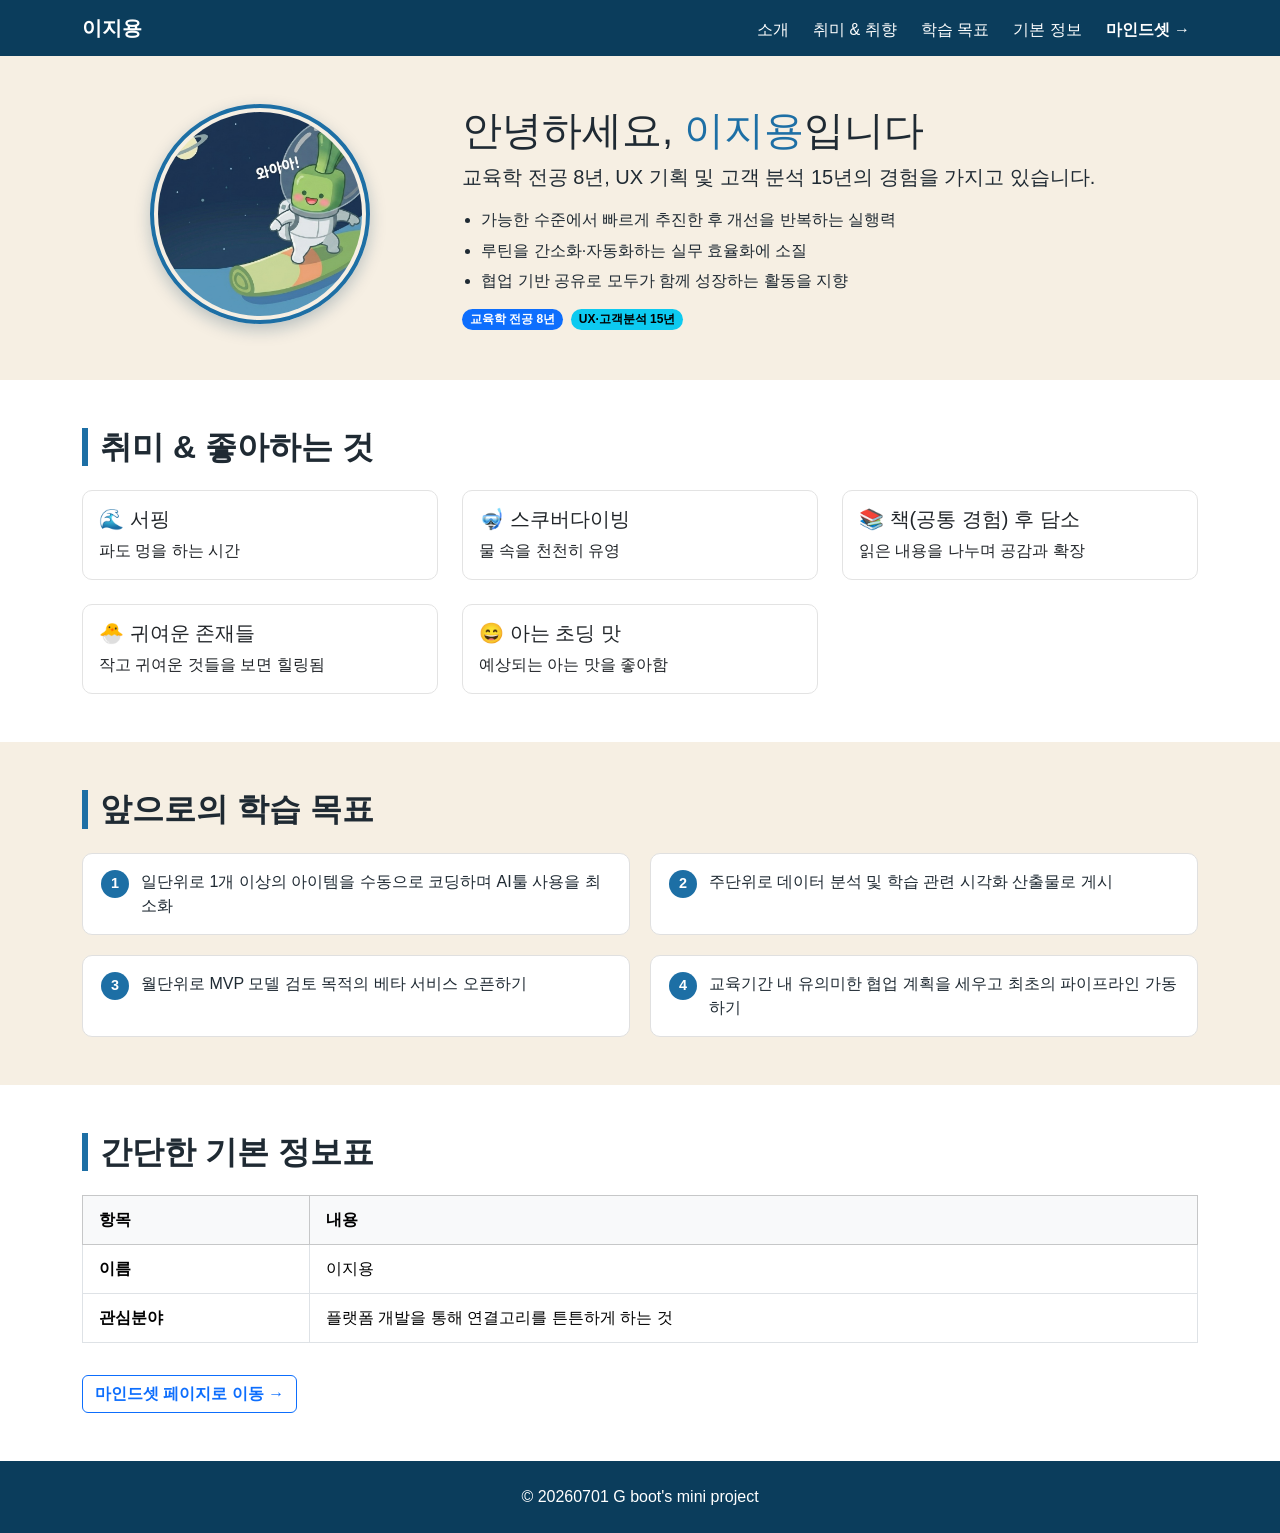
<file: index.html>
<!DOCTYPE html>
<html lang="ko">
<head>
  <meta charset="UTF-8">
  <meta name="viewport" content="width=device-width, initial-scale=1.0">
  <title>이지용 | 자기소개</title>

  <link rel="stylesheet" href="https://cdn.jsdelivr.net/npm/bootstrap@5.3.3/dist/css/bootstrap.min.css">
  <link rel="stylesheet" href="./style.css">
</head>
<body>

  <header class="site-header">
    <nav class="navbar navbar-expand-lg navbar-dark">
      <div class="container">
        <a class="navbar-brand fw-bold" href="#about">이지용</a>
        <button class="navbar-toggler" type="button" data-bs-toggle="collapse" data-bs-target="#navMenu">
          <span class="navbar-toggler-icon"></span>
        </button>
        <div class="collapse navbar-collapse" id="navMenu">
          <ul class="navbar-nav ms-auto gap-2">
            <li class="nav-item"><a class="nav-link" href="#about">소개</a></li>
            <li class="nav-item"><a class="nav-link" href="#hobby">취미 &amp; 취향</a></li>
            <li class="nav-item"><a class="nav-link" href="#goal">학습 목표</a></li>
            <li class="nav-item"><a class="nav-link" href="#info">기본 정보</a></li>
            <li class="nav-item"><a class="nav-link" href="./mindset.html">마인드셋 →</a></li>
          </ul>
        </div>
      </div>
    </nav>
  </header>

  <main>

    <section id="about" class="about-section py-5">
      <div class="container">
        <div class="row align-items-center g-4">
          <div class="col-12 col-md-4 text-center">
            <img src="./profile.jpg" alt="프로필 이미지" class="profile-img rounded-circle">
          </div>
          <div class="col-12 col-md-8">
            <h1>안녕하세요, <span class="accent">이지용</span>입니다</h1>
            <p class="lead">
              교육학 전공 <strong>8년</strong>, UX 기획 및 고객 분석 <strong>15년</strong>의 경험을 가지고 있습니다.
            </p>
            <ul class="about-list">
              <li>가능한 수준에서 빠르게 추진한 후 개선을 반복하는 실행력</li>
              <li>루틴을 간소화·자동화하는 실무 효율화에 소질</li>
              <li>협업 기반 공유로 모두가 함께 성장하는 활동을 지향</li>
            </ul>
            <div class="d-flex flex-wrap gap-2 mt-3">
              <span class="badge rounded-pill text-bg-primary">교육학 전공 8년</span>
              <span class="badge rounded-pill text-bg-info">UX·고객분석 15년</span>
            </div>
          </div>
        </div>
      </div>
    </section>

    <section id="hobby" class="hobby-section py-5">
      <div class="container">
        <h2 class="section-title">취미 &amp; 좋아하는 것</h2>
        <div class="row row-cols-1 row-cols-sm-2 row-cols-md-3 g-4">
          <div class="col">
            <div class="card hobby-card h-100">
              <div class="card-body">
                <h3 class="card-title h5">🌊 서핑</h3>
                <p class="card-text">파도 멍을 하는 시간</p>
              </div>
            </div>
          </div>
          <div class="col">
            <div class="card hobby-card h-100">
              <div class="card-body">
                <h3 class="card-title h5">🤿 스쿠버다이빙</h3>
                <p class="card-text">물 속을 천천히 유영</p>
              </div>
            </div>
          </div>
          <div class="col">
            <div class="card hobby-card h-100">
              <div class="card-body">
                <h3 class="card-title h5">📚 책(공통 경험) 후 담소</h3>
                <p class="card-text">읽은 내용을 나누며 공감과 확장</p>
              </div>
            </div>
          </div>
          <div class="col">
            <div class="card hobby-card h-100">
              <div class="card-body">
                <h3 class="card-title h5">🐣 귀여운 존재들</h3>
                <p class="card-text">작고 귀여운 것들을 보면 힐링됨</p>
              </div>
            </div>
          </div>
          <div class="col">
            <div class="card hobby-card h-100">
              <div class="card-body">
                <h3 class="card-title h5">😄 아는 초딩 맛</h3>
                <p class="card-text">예상되는 아는 맛을 좋아함</p>
              </div>
            </div>
          </div>
        </div>
      </div>
    </section>

    <section id="goal" class="goal-section py-5">
      <div class="container">
        <h2 class="section-title">앞으로의 학습 목표</h2>
        <ol class="goal-flex">
          <li><span class="goal-num">1</span>일단위로 1개 이상의 아이템을 수동으로 코딩하며 AI툴 사용을 최소화</li>
          <li><span class="goal-num">2</span>주단위로 데이터 분석 및 학습 관련 시각화 산출물로 게시</li>
          <li><span class="goal-num">3</span>월단위로 MVP 모델 검토 목적의 베타 서비스 오픈하기</li>
          <li><span class="goal-num">4</span>교육기간 내 유의미한 협업 계획을 세우고 최초의 파이프라인 가동하기</li>
        </ol>
      </div>
    </section>

    <section id="info" class="info-section py-5">
      <div class="container">
        <h2 class="section-title">간단한 기본 정보표</h2>
        <table class="table table-bordered table-hover align-middle info-table">
          <thead class="table-light">
            <tr>
              <th scope="col">항목</th>
              <th scope="col">내용</th>
            </tr>
          </thead>
          <tbody>
            <tr>
              <td><strong>이름</strong></td>
              <td>이지용</td>
            </tr>
            <tr>
              <td><strong>관심분야</strong></td>
              <td>플랫폼 개발을 통해 연결고리를 튼튼하게 하는 것</td>
            </tr>
          </tbody>
        </table>

        <a href="./mindset.html" class="btn btn-outline-primary mindset-link">마인드셋 페이지로 이동 →</a>
      </div>
    </section>

  </main>

  <footer class="site-footer text-center py-4">
    <p class="mb-0">© 20260701 G boot's mini project</p>
  </footer>

  <script src="https://cdn.jsdelivr.net/npm/bootstrap@5.3.3/dist/js/bootstrap.bundle.min.js"></script>
</body>
</html>
</file>
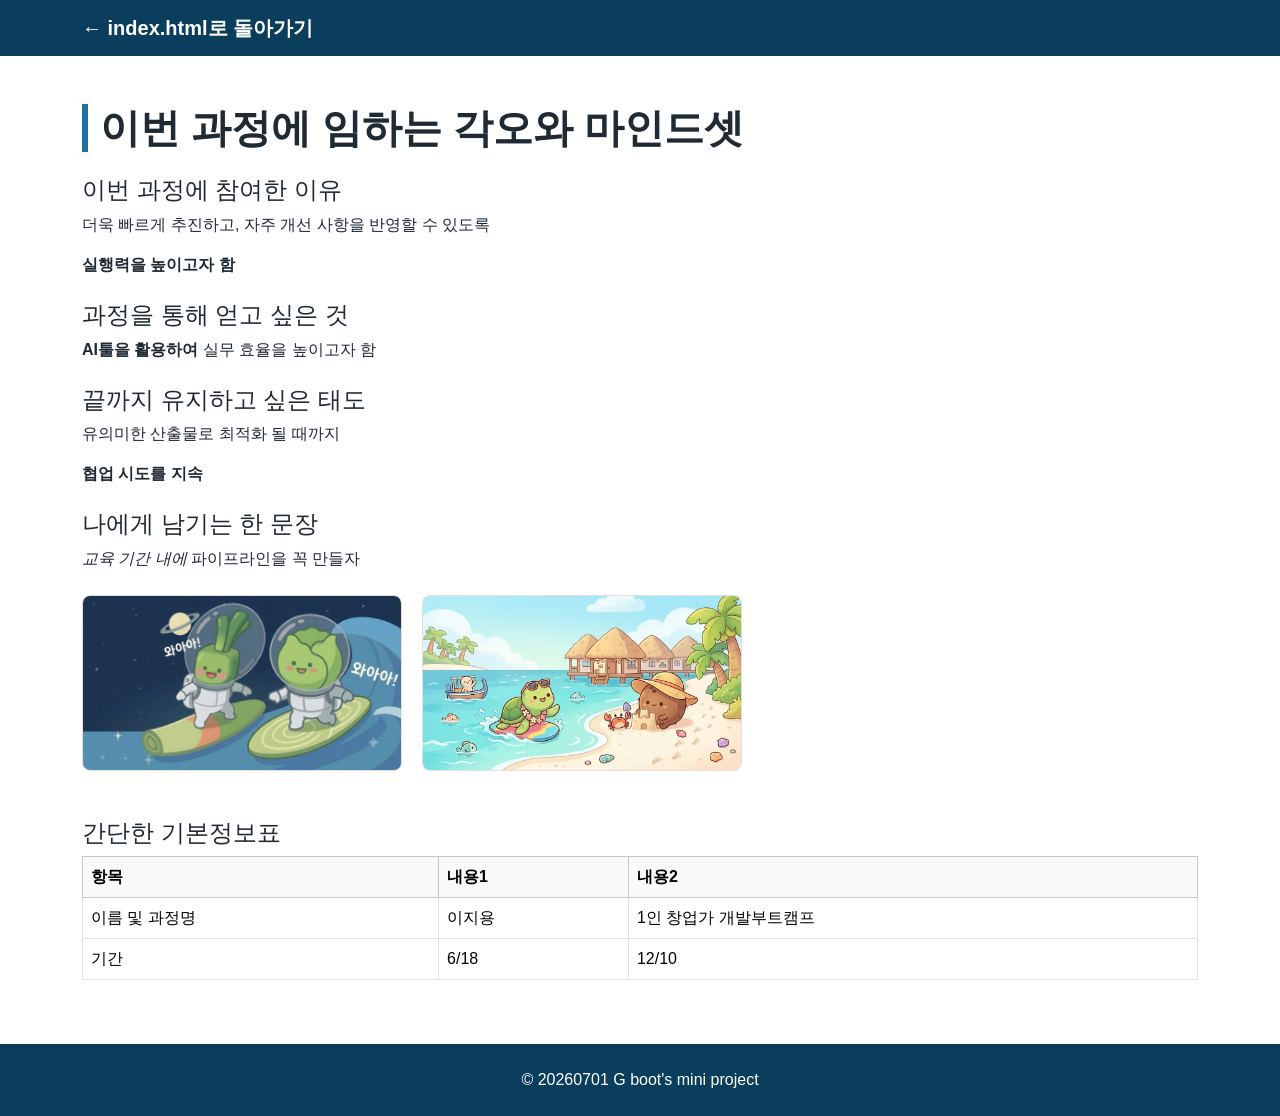
<file: mindset.html>
<!DOCTYPE html>
<html lang="ko">
<head>
  <meta charset="UTF-8">
  <meta name="viewport" content="width=device-width, initial-scale=1.0">
  <title>이지용 | 마인드셋</title>

  <link rel="stylesheet" href="https://cdn.jsdelivr.net/npm/bootstrap@5.3.3/dist/css/bootstrap.min.css">
  <link rel="stylesheet" href="./style.css">
</head>
<body>

  <header class="site-header">
    <nav class="navbar navbar-dark">
      <div class="container">
        <a class="navbar-brand fw-bold" href="./index.html">← index.html로 돌아가기</a>
      </div>
    </nav>
  </header>

  <main>
    <section class="py-5">
      <div class="container">
        <h1 class="section-title">이번 과정에 임하는 각오와 마인드셋</h1>

        <h2 class="h4 mt-4">이번 과정에 참여한 이유</h2>
        <p>더욱 빠르게 추진하고, 자주 개선 사항을 반영할 수 있도록</p>
        <p><strong>실행력을 높이고자 함</strong></p>

        <h2 class="h4 mt-4">과정을 통해 얻고 싶은 것</h2>
        <p><strong>AI툴을 활용하여</strong> 실무 효율을 높이고자 함</p>

        <h2 class="h4 mt-4">끝까지 유지하고 싶은 태도</h2>
        <p>유의미한 산출물로 최적화 될 때까지</p>
        <p><strong>협업 시도를 지속</strong></p>

        <h2 class="h4 mt-4">나에게 남기는 한 문장</h2>
        <p><em>교육 기간 내에</em> 파이프라인을 꼭 만들자</p>

        <div class="mindset-gallery">
          <img src="./mindset.jpg" alt="마인드셋 이미지" class="mindset-img">
          <img src="./mindset2.jpg" alt="마인드셋 이미지2" class="mindset-img">
        </div>

        <h2 class="h4 mt-5">간단한 기본정보표</h2>
        <table class="table table-bordered table-hover align-middle">
          <thead class="table-light">
            <tr>
              <th scope="col">항목</th>
              <th scope="col">내용1</th>
              <th scope="col">내용2</th>
            </tr>
          </thead>
          <tbody>
            <tr>
              <td>이름 및 과정명</td>
              <td>이지용</td>
              <td>1인 창업가 개발부트캠프</td>
            </tr>
            <tr>
              <td>기간</td>
              <td>6/18</td>
              <td>12/10</td>
            </tr>
          </tbody>
        </table>
      </div>
    </section>
  </main>

  <footer class="site-footer text-center py-4">
    <p class="mb-0">© 20260701 G boot's mini project</p>
  </footer>

  <script src="https://cdn.jsdelivr.net/npm/bootstrap@5.3.3/dist/js/bootstrap.bundle.min.js"></script>
</body>
</html>
</file>
<file: style.css>
* {
  box-sizing: border-box;
}

:root {
  --color-deep: #0b3d5c;
  --color-ocean: #1d6fa5;
  --color-sky: #6fc7e3;
  --color-sand: #f6efe3;
  --color-text: #1f2a33;
}

body {
  font-family: "Pretendard", "Apple SD Gothic Neo", "Malgun Gothic", sans-serif;
  color: var(--color-text);
  background-color: #ffffff;
  margin: 0; 
}

#about,
#hobby,
#goal,
#info {
  scroll-margin-top: 70px;
}


.site-header .navbar {
  background-color: var(--color-deep);
}


.site-header a {
  color: #fff;
  text-decoration: none;
}

.navbar-nav > .nav-item {
  position: relative;
}

.nav-link {
  position: relative;
  padding-bottom: 4px;
}

.nav-link::after {
  content: "";
  position: absolute;
  left: 0;
  bottom: 0;
  width: 0;
  height: 2px;
  background-color: var(--color-sky);
  transition: width 0.25s ease;
}

.nav-link:hover::after,
.nav-link:focus::after {
  width: 100%;
}


.about-section {
  background-color: var(--color-sand);
}

.accent {
  color: var(--color-ocean);
}


.profile-img {
  width: 220px;
  height: 220px;
  object-fit: cover;         
  border: 4px solid var(--color-ocean);
  padding: 4px;
  margin-bottom: 8px;
  box-shadow: 0 6px 16px rgba(11, 61, 92, 0.25);
  transition: transform 0.3s ease;
}

.profile-img:hover {
  transform: scale(1.05);
}

.about-list {
  padding-left: 1.2rem;
}

.about-list li {
  margin-bottom: 0.4rem;
}


.section-title {
  margin-bottom: 1.5rem;
  font-weight: 700;
  border-left: 6px solid var(--color-ocean);
  padding-left: 12px;
}

.hobby-card {
  border: 1px solid #e3e3e3;
  border-radius: 10px;
  transition: transform 0.2s ease, box-shadow 0.2s ease;
}

.hobby-card:hover {
  transform: translateY(-6px);
  box-shadow: 0 10px 20px rgba(11, 61, 92, 0.15);
  border-color: var(--color-sky);
}



.goal-section {
  background-color: var(--color-sand);
}

.goal-flex {
  display: flex;
  flex-wrap: wrap;         
  gap: 20px;                
  list-style: none;
  padding: 0;
  margin: 0;
}

.goal-flex li {
  flex: 1 1 calc(50% - 20px);
  display: flex;
  align-items: flex-start;
  gap: 12px;
  background-color: #fff;
  border: 1px solid #e0e0e0;
  border-radius: 10px;
  padding: 16px 18px;
}

.goal-num {
  flex-shrink: 0;
  width: 28px;
  height: 28px;
  border-radius: 50%;
  background-color: var(--color-ocean);
  color: #fff;
  display: flex;
  align-items: center;
  justify-content: center;
  font-weight: 700;
  font-size: 0.9rem;
}


.info-table th,
.info-table td {
  padding: 12px 16px; 
}

a[href$=".html"] {
  font-weight: 600;
}

.mindset-link {
  margin-top: 1rem;
}

.mindset-gallery {
  display: flex;
  flex-wrap: wrap;
  gap: 20px;
  margin: 24px 0;
}

.mindset-img {
  width: 320px;
  max-width: 100%;
  border: 1px solid #e0e0e0;
  border-radius: 8px;
  transition: transform 0.25s ease;
}

.mindset-img:hover {
  transform: scale(1.03);
}

.site-footer {
  background-color: var(--color-deep);
  color: #fff;
}

@media (max-width: 768px) {
  .goal-flex {
    flex-direction: column; 
  }

  .goal-flex li {
    flex: 1 1 100%;
  }

  .profile-img {
    width: 160px;
    height: 160px;
  }
}

@media (max-width: 480px) {
  .section-title {
    font-size: 1.3rem;
  }

  .goal-flex li {
    padding: 12px;
  }
}
</file>
